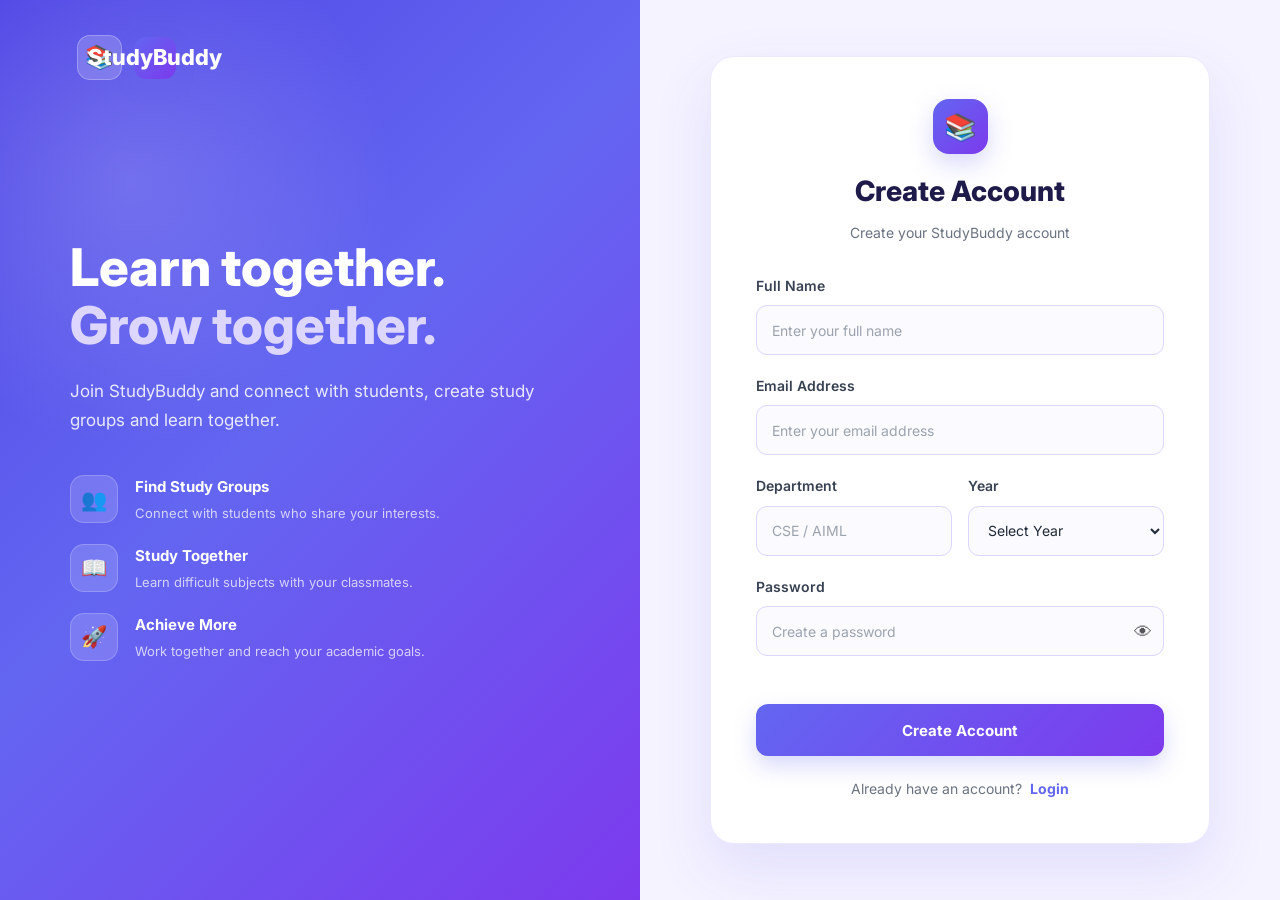
<file: src/main/resources/static/register.html>
<!DOCTYPE html>
<html lang="en">
<head>
    <meta charset="UTF-8">
    <meta name="viewport" content="width=device-width, initial-scale=1.0">

    <title>StudyBuddy - Register</title>

    <!-- Google Font -->
    <link rel="preconnect" href="https://fonts.googleapis.com">
    <link rel="preconnect" href="https://fonts.gstatic.com" crossorigin>

    <link href="https://fonts.googleapis.com/css2?family=Inter:wght@400;500;600;700;800&display=swap"
          rel="stylesheet">

    <!-- CSS -->
    <link rel="stylesheet" href="css/style.css">
    <link rel="stylesheet" href="css/register.css">
</head>

<body>

<div class="register-page">

    <!-- LEFT SIDE -->
    <div class="register-left">

        <div class="brand">
            <div class="brand-icon">📚</div>
            <span>StudyBuddy</span>
        </div>

        <div class="welcome-content">
            <h1>
                Learn together.<br>
                <span>Grow together.</span>
            </h1>

            <p>
                Join StudyBuddy and connect with students,
                create study groups and learn together.
            </p>

            <div class="features">

                <div class="feature">
                    <div class="feature-icon">👥</div>
                    <div>
                        <h3>Find Study Groups</h3>
                        <p>Connect with students who share your interests.</p>
                    </div>
                </div>

                <div class="feature">
                    <div class="feature-icon">📖</div>
                    <div>
                        <h3>Study Together</h3>
                        <p>Learn difficult subjects with your classmates.</p>
                    </div>
                </div>

                <div class="feature">
                    <div class="feature-icon">🚀</div>
                    <div>
                        <h3>Achieve More</h3>
                        <p>Work together and reach your academic goals.</p>
                    </div>
                </div>

            </div>
        </div>

    </div>


    <!-- RIGHT SIDE -->
    <div class="register-right">

        <div class="register-card">

            <div class="register-header">

                <div class="mobile-logo">
                    📚
                </div>

                <h2>Create Account</h2>

                <p>
                    Create your StudyBuddy account
                </p>

            </div>


            <!-- FORM -->
            <form id="registerForm">

                <!-- Full Name -->
                <div class="form-group">

                    <label for="name">
                        Full Name
                    </label>

                    <input
                            type="text"
                            id="name"
                            placeholder="Enter your full name"
                            required
                    >

                </div>


                <!-- Email -->
                <div class="form-group">

                    <label for="email">
                        Email Address
                    </label>

                    <input
                            type="email"
                            id="email"
                            placeholder="Enter your email address"
                            required
                    >

                </div>


                <!-- Department + Year -->
                <div class="form-row">

                    <div class="form-group">

                        <label for="department">
                            Department
                        </label>

                        <input
                                type="text"
                                id="department"
                                placeholder="CSE / AIML"
                                required
                        >

                    </div>


                    <div class="form-group">

                        <label for="year">
                            Year
                        </label>

                        <select id="year" required>

                            <option value="">
                                Select Year
                            </option>

                            <option value="1">
                                First Year
                            </option>

                            <option value="2">
                                Second Year
                            </option>

                            <option value="3">
                                Third Year
                            </option>

                            <option value="4">
                                Fourth Year
                            </option>

                        </select>

                    </div>

                </div>


                <!-- Password -->
                <div class="form-group">

                    <label for="password">
                        Password
                    </label>

                    <div class="password-wrapper">

                        <input
                                type="password"
                                id="password"
                                placeholder="Create a password"
                                required
                        >

                        <button
                                type="button"
                                class="password-toggle"
                                onclick="togglePassword()">
                            👁
                        </button>

                    </div>

                </div>


                <!-- Message -->
                <p id="registerMessage" class="form-message"></p>


                <!-- Submit -->
                <button
                        type="submit"
                        class="register-button">

                    Create Account

                </button>

            </form>


            <!-- Login -->
            <div class="login-link">

                Already have an account?

                <a href="index.html">
                    Login
                </a>

            </div>

        </div>

    </div>

</div>


<script src="js/register.js"></script>

<script>

    function togglePassword() {

        const password =
            document.getElementById("password");

        if (password.type === "password") {

            password.type = "text";

        } else {

            password.type = "password";

        }

    }

</script>

</body>
</html>
</file>
<file: src/main/resources/static/css/style.css>
/* =====================================================
   STUDYBUDDY - COMMON STYLES
   ===================================================== */

* {
    margin: 0;
    padding: 0;
    box-sizing: border-box;
}

:root {
    --primary: #6366f1;
    --primary-dark: #4f46e5;
    --secondary: #7c3aed;

    --background: #f7f7ff;
    --white: #ffffff;

    --text-dark: #1e1b4b;
    --text: #374151;
    --text-light: #6b7280;

    --border: #e5e7eb;

    --success: #10b981;
    --danger: #ef4444;
    --warning: #f59e0b;

    --shadow: 0 10px 30px rgba(79, 70, 229, 0.08);

    --radius: 16px;
}

body {
    font-family: "Segoe UI", Arial, sans-serif;
    background: var(--background);
    color: var(--text);
    line-height: 1.6;
}

/* Links */

a {
    text-decoration: none;
    color: inherit;
}

/* Buttons */

button {
    font-family: inherit;
    cursor: pointer;
    border: none;
}

/* =====================================================
   COMMON BUTTON
   ===================================================== */

.btn-primary {
    background: linear-gradient(
        135deg,
        var(--primary),
        var(--secondary)
    );

    color: white;

    padding: 13px 24px;

    border-radius: 10px;

    font-size: 15px;
    font-weight: 600;

    transition: 0.3s;

    box-shadow:
        0 8px 18px rgba(99, 102, 241, 0.25);
}

.btn-primary:hover {
    transform: translateY(-2px);

    box-shadow:
        0 12px 25px rgba(99, 102, 241, 0.35);
}

/* =====================================================
   APPLICATION LAYOUT
   ===================================================== */

.app {
    display: flex;
    min-height: 100vh;
}

/* =====================================================
   SIDEBAR
   ===================================================== */

.sidebar {
    width: 250px;

    min-height: 100vh;

    background: white;

    border-right: 1px solid var(--border);

    display: flex;
    flex-direction: column;

    padding: 25px 16px;

    position: fixed;

    left: 0;
    top: 0;
    bottom: 0;

    z-index: 100;
}

/* Brand */

.brand {
    display: flex;
    align-items: center;

    gap: 10px;

    padding: 0 12px 30px;
}

.brand span {
    width: 42px;
    height: 42px;

    display: flex;
    align-items: center;
    justify-content: center;

    background: linear-gradient(
        135deg,
        #6366f1,
        #7c3aed
    );

    border-radius: 12px;

    font-size: 22px;

    box-shadow:
        0 7px 18px rgba(99, 102, 241, 0.25);
}

.brand h2 {
    font-size: 20px;

    color: var(--text-dark);

    font-weight: 700;
}

/* Sidebar navigation */

.sidebar nav {
    display: flex;

    flex-direction: column;

    gap: 7px;
}

.sidebar-link {
    display: flex;

    align-items: center;

    gap: 12px;

    padding: 12px 14px;

    border-radius: 10px;

    color: var(--text-light);

    font-size: 14px;

    font-weight: 500;

    transition: 0.25s;
}

.sidebar-link:hover {
    background: #f3f4ff;

    color: var(--primary);
}

.sidebar-link.active {
    background: linear-gradient(
        135deg,
        #6366f1,
        #7c3aed
    );

    color: white;

    box-shadow:
        0 7px 18px rgba(99, 102, 241, 0.25);
}

.sidebar-bottom {
    margin-top: auto;

    border-top: 1px solid var(--border);

    padding-top: 15px;
}

/* =====================================================
   MAIN CONTENT
   ===================================================== */

.main-content {
    margin-left: 250px;

    width: calc(100% - 250px);

    padding: 35px 45px;

    min-height: 100vh;
}

/* =====================================================
   TOPBAR
   ===================================================== */

.topbar {
    display: flex;

    align-items: center;

    justify-content: space-between;

    margin-bottom: 30px;
}

.topbar h1 {
    color: var(--text-dark);

    font-size: 28px;

    font-weight: 700;

    margin-bottom: 5px;
}

.topbar p {
    color: var(--text-light);

    font-size: 14px;
}

/* Profile button */

.profile-button {
    background: white;

    border: 1px solid var(--border);

    padding: 10px 16px;

    border-radius: 10px;

    color: var(--text);

    font-weight: 500;

    transition: 0.25s;
}

.profile-button:hover {
    border-color: var(--primary);

    color: var(--primary);
}

/* =====================================================
   SECTION
   ===================================================== */

section {
    margin-bottom: 35px;
}

.section-header {
    display: flex;

    align-items: center;

    justify-content: space-between;

    margin-bottom: 18px;
}

.section-header h2 {
    color: var(--text-dark);

    font-size: 20px;
}

.section-header a {
    color: var(--primary);

    font-size: 14px;

    font-weight: 600;
}

/* =====================================================
   FORM
   ===================================================== */

.form-group {
    margin-bottom: 20px;
}

.form-group label {
    display: block;

    margin-bottom: 7px;

    color: var(--text-dark);

    font-size: 14px;

    font-weight: 600;
}

input,
select,
textarea {
    width: 100%;

    padding: 12px 14px;

    border: 1px solid var(--border);

    border-radius: 10px;

    outline: none;

    background: white;

    color: var(--text);

    font-size: 14px;

    transition: 0.25s;

    font-family: inherit;
}

input:focus,
select:focus,
textarea:focus {
    border-color: var(--primary);

    box-shadow:
        0 0 0 3px rgba(99, 102, 241, 0.1);
}

textarea {
    resize: vertical;
}

.form-row {
    display: grid;

    grid-template-columns: 1fr 1fr;

    gap: 20px;
}

/* =====================================================
   GROUP CARDS
   ===================================================== */

.group-grid {
    display: grid;

    grid-template-columns:
        repeat(auto-fit, minmax(270px, 1fr));

    gap: 20px;
}

.group-card {
    background: white;

    border: 1px solid var(--border);

    border-radius: var(--radius);

    padding: 22px;

    box-shadow: var(--shadow);

    transition: 0.3s;
}

.group-card:hover {
    transform: translateY(-5px);

    border-color: #c7d2fe;

    box-shadow:
        0 15px 35px rgba(79, 70, 229, 0.12);
}

.group-card-icon {
    width: 48px;
    height: 48px;

    display: flex;

    align-items: center;
    justify-content: center;

    background: #eef2ff;

    color: var(--primary);

    border-radius: 12px;

    font-size: 23px;

    margin-bottom: 15px;
}

.group-card h3 {
    color: var(--text-dark);

    font-size: 17px;

    margin-bottom: 6px;
}

.group-card p {
    color: var(--text-light);

    font-size: 13px;

    margin-bottom: 15px;
}

.group-meta {
    display: flex;

    justify-content: space-between;

    padding-top: 14px;

    border-top: 1px solid var(--border);

    font-size: 12px;

    color: var(--text-light);
}

/* =====================================================
   SEARCH BOX
   ===================================================== */

.search-box {
    display: grid;

    grid-template-columns: 1fr 220px auto;

    gap: 12px;

    background: white;

    padding: 18px;

    border-radius: var(--radius);

    border: 1px solid var(--border);

    box-shadow: var(--shadow);

    margin-bottom: 30px;
}

/* =====================================================
   MESSAGE
   ===================================================== */

#loginMessage,
#registerMessage,
#groupMessage,
#profileMessage {
    margin-top: 15px;

    text-align: center;

    font-size: 14px;
}

/* =====================================================
   BACK BUTTON
   ===================================================== */

.back-button {
    color: var(--primary);

    font-size: 14px;

    font-weight: 600;
}

.back-button:hover {
    text-decoration: underline;
}

/* =====================================================
   RESPONSIVE
   ===================================================== */

@media (max-width: 900px) {

    .sidebar {
        width: 210px;
    }

    .main-content {
        margin-left: 210px;

        width: calc(100% - 210px);

        padding: 30px;
    }

    .search-box {
        grid-template-columns: 1fr;
    }
}

@media (max-width: 700px) {

    .sidebar {
        position: relative;

        width: 100%;

        min-height: auto;
    }

    .app {
        flex-direction: column;
    }

    .sidebar nav {
        display: grid;

        grid-template-columns: repeat(2, 1fr);
    }

    .sidebar-bottom {
        margin-top: 20px;
    }

    .main-content {
        margin-left: 0;

        width: 100%;

        padding: 25px 18px;
    }

    .form-row {
        grid-template-columns: 1fr;
    }

    .topbar {
        flex-direction: column;

        align-items: flex-start;

        gap: 15px;
    }
}
</file>
<file: src/main/resources/static/css/register.css>
/* =========================================
   STUDYBUDDY REGISTER PAGE
   ========================================= */

* {
    margin: 0;
    padding: 0;
    box-sizing: border-box;
}

body {
    font-family: "Inter", sans-serif;
    background: #f5f3ff;
    color: #1e1b4b;
}


/* =========================================
   MAIN PAGE
   ========================================= */

.register-page {
    min-height: 100vh;
    display: flex;
}


/* =========================================
   LEFT SECTION
   ========================================= */

.register-left {
    width: 50%;
    min-height: 100vh;

    background:
        radial-gradient(
            circle at 20% 20%,
            rgba(255,255,255,0.16),
            transparent 30%
        ),
        linear-gradient(
            135deg,
            #4f46e5,
            #6366f1 45%,
            #7c3aed
        );

    color: white;

    padding: 55px 70px;

    display: flex;
    flex-direction: column;
    justify-content: center;
}


/* BRAND */

.brand {
    position: absolute;
    top: 35px;
    left: 65px;

    display: flex;
    align-items: center;
    gap: 12px;

    font-size: 25px;
    font-weight: 800;
}

.brand-icon {
    width: 45px;
    height: 45px;

    background: rgba(255,255,255,0.18);

    border: 1px solid rgba(255,255,255,0.25);

    border-radius: 13px;

    display: flex;
    align-items: center;
    justify-content: center;

    font-size: 23px;
}


/* WELCOME CONTENT */

.welcome-content {
    max-width: 520px;
    margin: auto;
}

.welcome-content h1 {
    font-size: 52px;
    line-height: 1.12;
    font-weight: 800;

    margin-bottom: 22px;
}

.welcome-content h1 span {
    color: #ddd6fe;
}

.welcome-content > p {
    font-size: 17px;
    line-height: 1.7;

    color: rgba(255,255,255,0.86);

    margin-bottom: 40px;
}


/* FEATURES */

.features {
    display: flex;
    flex-direction: column;
    gap: 20px;
}

.feature {
    display: flex;
    align-items: center;
    gap: 17px;
}

.feature-icon {
    width: 48px;
    height: 48px;

    flex-shrink: 0;

    background: rgba(255,255,255,0.15);

    border: 1px solid rgba(255,255,255,0.2);

    border-radius: 14px;

    display: flex;
    align-items: center;
    justify-content: center;

    font-size: 21px;
}

.feature h3 {
    font-size: 15px;
    margin-bottom: 4px;
}

.feature p {
    font-size: 13px;
    color: rgba(255,255,255,0.72);
}


/* =========================================
   RIGHT SECTION
   ========================================= */

.register-right {
    width: 50%;
    min-height: 100vh;

    display: flex;
    align-items: center;
    justify-content: center;

    padding: 40px;
}


/* CARD */

.register-card {
    width: 100%;
    max-width: 500px;

    background: white;

    padding: 42px 45px;

    border-radius: 24px;

    box-shadow:
        0 25px 60px rgba(79,70,229,0.12);

    border: 1px solid #ebe9ff;
}


/* =========================================
   HEADER
   ========================================= */

.register-header {
    text-align: center;
    margin-bottom: 30px;
}

.mobile-logo {
    width: 55px;
    height: 55px;

    margin: 0 auto 15px;

    border-radius: 16px;

    background: linear-gradient(
        135deg,
        #6366f1,
        #7c3aed
    );

    display: flex;
    align-items: center;
    justify-content: center;

    font-size: 26px;

    box-shadow: 0 10px 25px rgba(99,102,241,0.25);
}

.register-header h2 {
    font-size: 28px;
    font-weight: 800;

    margin-bottom: 8px;
}

.register-header p {
    color: #6b7280;
    font-size: 14px;
}


/* =========================================
   FORM
   ========================================= */

.form-group {
    margin-bottom: 20px;
}

.form-group label {
    display: block;

    font-size: 14px;
    font-weight: 600;

    color: #374151;

    margin-bottom: 8px;
}


/* INPUTS */

.form-group input,
.form-group select {
    width: 100%;
    height: 50px;

    padding: 0 15px;

    border: 1px solid #ddd6fe;

    border-radius: 11px;

    background: #fafaff;

    color: #1f2937;

    font-size: 14px;

    font-family: inherit;

    outline: none;

    transition: 0.2s;
}

.form-group input::placeholder {
    color: #9ca3af;
}

.form-group input:focus,
.form-group select:focus {

    border-color: #6366f1;

    background: white;

    box-shadow:
        0 0 0 4px rgba(99,102,241,0.10);
}


/* =========================================
   TWO COLUMN ROW
   ========================================= */

.form-row {
    display: grid;

    grid-template-columns: 1fr 1fr;

    gap: 16px;
}


/* =========================================
   PASSWORD
   ========================================= */

.password-wrapper {
    position: relative;
}

.password-wrapper input {
    padding-right: 48px;
}

.password-toggle {
    position: absolute;

    right: 12px;
    top: 50%;

    transform: translateY(-50%);

    border: none;

    background: transparent;

    cursor: pointer;

    font-size: 18px;

    opacity: 0.65;
}

.password-toggle:hover {
    opacity: 1;
}


/* =========================================
   MESSAGE
   ========================================= */

.form-message {
    min-height: 20px;

    text-align: center;

    font-size: 13px;

    margin-bottom: 8px;
}


/* =========================================
   REGISTER BUTTON
   ========================================= */

.register-button {

    width: 100%;
    height: 52px;

    border: none;

    border-radius: 12px;

    background:
        linear-gradient(
            135deg,
            #6366f1,
            #7c3aed
        );

    color: white;

    font-size: 15px;

    font-weight: 700;

    font-family: inherit;

    cursor: pointer;

    transition: all 0.2s;

    box-shadow:
        0 10px 22px rgba(99,102,241,0.25);
}

.register-button:hover {

    transform: translateY(-2px);

    box-shadow:
        0 14px 28px rgba(99,102,241,0.30);
}

.register-button:active {
    transform: translateY(0);
}


/* =========================================
   LOGIN LINK
   ========================================= */

.login-link {

    text-align: center;

    margin-top: 22px;

    font-size: 14px;

    color: #6b7280;
}

.login-link a {

    color: #6366f1;

    font-weight: 700;

    text-decoration: none;

    margin-left: 4px;
}

.login-link a:hover {
    text-decoration: underline;
}


/* =========================================
   RESPONSIVE
   ========================================= */

@media (max-width: 900px) {

    .register-left {
        display: none;
    }

    .register-right {
        width: 100%;
        min-height: 100vh;

        padding: 25px;
    }

    .register-card {
        max-width: 520px;
    }
}


@media (max-width: 550px) {

    .register-right {
        padding: 15px;
    }

    .register-card {
        padding: 30px 22px;

        border-radius: 18px;
    }

    .register-header h2 {
        font-size: 24px;
    }

    .form-row {
        grid-template-columns: 1fr;
        gap: 0;
    }
}
</file>
